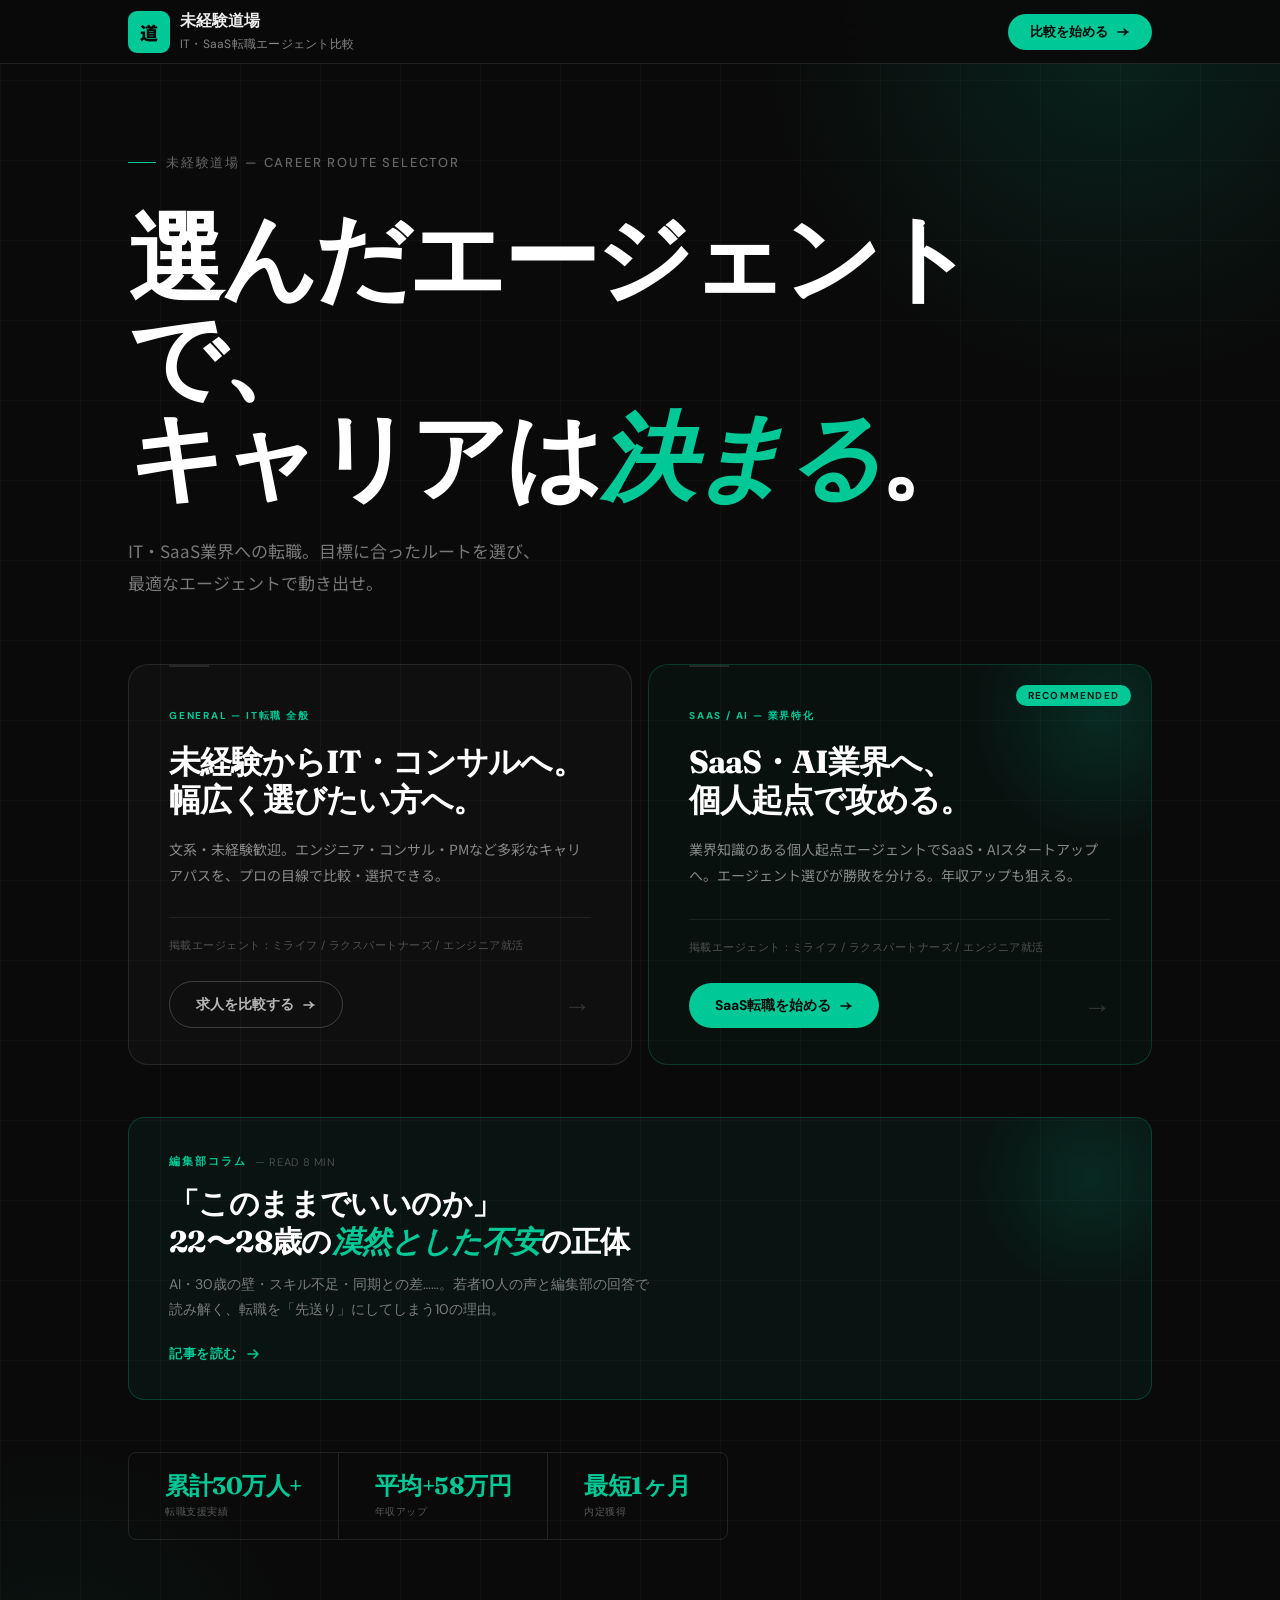
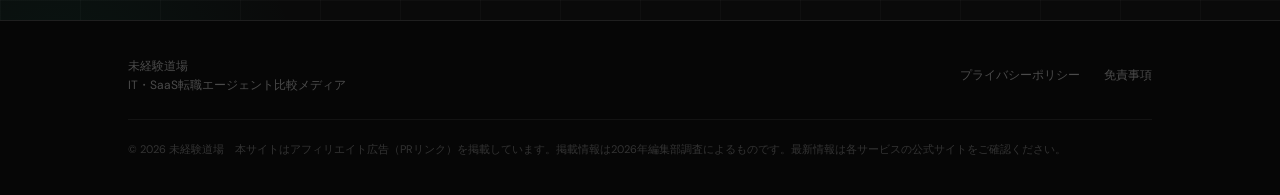
<file: index.html>
<!DOCTYPE html>
<html lang="ja">
<head>
  <!-- Google tag (gtag.js) -->
  <script async src="https://www.googletagmanager.com/gtag/js?id=AW-18146496318"></script>
  <script>
    window.dataLayer = window.dataLayer || [];
    function gtag(){dataLayer.push(arguments);}
    gtag('js', new Date());
    gtag('config', 'AW-18146496318');
  </script>
  <meta charset="UTF-8">
  <meta name="viewport" content="width=device-width, initial-scale=1.0">
  <title>未経験道場｜20代・未経験からIT・SaaS転職エージェント比較</title>
  <meta name="description" content="20代・未経験からIT・SaaS業界への転職を成功させる転職エージェント比較メディア。あなたの目標に合ったルートを選ぼう。登録完全無料。">
  <link rel="preconnect" href="https://fonts.googleapis.com">
  <link rel="preconnect" href="https://fonts.gstatic.com" crossorigin>
  <link href="https://fonts.googleapis.com/css2?family=Fraunces:ital,opsz,wght@0,9..144,300;0,9..144,700;0,9..144,900;1,9..144,300;1,9..144,700&family=DM+Sans:wght@300;400;500;700&family=Noto+Sans+JP:wght@400;500;700&display=swap" rel="stylesheet">
  <!-- Google tag (gtag.js) -->
  <script async src="https://www.googletagmanager.com/gtag/js?id=G-5M4MMZRL4E"></script>
  <script>
    window.dataLayer = window.dataLayer || [];
    function gtag(){dataLayer.push(arguments);}
    gtag('js', new Date());
    gtag('config', 'G-5M4MMZRL4E');
  </script>
  <style>
    :root {
      --black:      #0a0a0a;
      --white:      #ffffff;
      --off-white:  #f7f6f4;
      --green:      #00C896;
      --green-dark: #00a87e;
      --green-dim:  rgba(0,200,150,0.12);
      --mid:        #888;
      --border-d:   rgba(255,255,255,0.1);
      --r: 1120px;
    }
    *, *::before, *::after { box-sizing: border-box; margin: 0; padding: 0; }
    html { scroll-behavior: smooth; font-size: 16px; }
    body {
      font-family: 'Noto Sans JP', sans-serif;
      background: var(--black);
      color: var(--white);
      -webkit-font-smoothing: antialiased;
      overflow-x: hidden;
      min-height: 100vh;
    }
    a { text-decoration: none; color: inherit; }
    img { display: block; max-width: 100%; }

    /* ── HEADER ── */
    #hd {
      position: fixed; top: 0; left: 0; right: 0; z-index: 200;
      height: 64px;
      background: rgba(10,10,10,0.88);
      backdrop-filter: blur(16px);
      -webkit-backdrop-filter: blur(16px);
      border-bottom: 1px solid var(--border-d);
    }
    .hd-inner {
      max-width: var(--r); margin: 0 auto; padding: 0 48px;
      height: 100%; display: flex; align-items: center; justify-content: space-between;
    }
    .hd-logo { display: flex; align-items: center; gap: 10px; }
    .hd-logo-mark {
      width: 42px; height: 42px;
      background: var(--green);
      border: none;
      display: flex; align-items: center; justify-content: center;
      font-family: 'Noto Sans JP', sans-serif;
      font-size: 18px; font-weight: 900;
      color: var(--black);
      border-radius: 9px;
      letter-spacing: -0.03em;
      flex-shrink: 0;
    }
    .hd-logo-text {
      font-family: 'DM Sans', sans-serif;
      font-size: 16px; font-weight: 700;
      color: rgba(255,255,255,0.92); line-height: 1.35;
    }
    .hd-cta {
      display: inline-flex; align-items: center; gap: 8px;
      background: var(--green); color: var(--black);
      font-family: 'DM Sans', sans-serif; font-size: 13px; font-weight: 700;
      padding: 9px 22px; border-radius: 100px;
      transition: background 0.2s;
    }
    .hd-cta:hover { background: var(--green-dark); color: #fff; }
    @media (max-width: 767px) {
      .hd-inner { padding: 0 16px; }
      .hd-logo-text br,
      .hd-logo-text span { display: none; }
      .hd-logo-text { font-size: 14px; }
      .hd-cta { font-size: 11px; padding: 7px 12px; white-space: nowrap; }
    }

    /* ── GATEWAY SECTION ── */
    #gw {
      min-height: 100vh;
      display: flex; align-items: center;
      padding-top: 64px;
      position: relative; overflow: hidden;
    }
    /* grid texture */
    #gw::before {
      content: '';
      position: absolute; inset: 0;
      background-image:
        linear-gradient(rgba(255,255,255,0.022) 1px, transparent 1px),
        linear-gradient(90deg, rgba(255,255,255,0.022) 1px, transparent 1px);
      background-size: 80px 80px;
      pointer-events: none;
    }
    /* glow top-right */
    #gw::after {
      content: '';
      position: absolute; top: -20%; right: -15%;
      width: min(720px, 90vw); height: min(720px, 90vw);
      border-radius: 50%;
      background: radial-gradient(circle, rgba(0,200,150,0.13) 0%, transparent 68%);
      pointer-events: none;
    }
    /* glow bottom-left */
    .gw-glow2 {
      position: absolute; bottom: -20%; left: -15%;
      width: min(500px, 70vw); height: min(500px, 70vw);
      border-radius: 50%;
      background: radial-gradient(circle, rgba(0,200,150,0.06) 0%, transparent 70%);
      pointer-events: none;
    }
    .wrap { max-width: var(--r); margin: 0 auto; padding: 0 48px; }
    @media (max-width: 767px) { .wrap { padding: 0 24px; } }

    .gw-inner {
      position: relative; z-index: 1;
      padding: 80px 0 80px;
      width: 100%;
    }

    /* eyebrow */
    .gw-eyebrow {
      display: inline-flex; align-items: center; gap: 10px;
      margin-bottom: 36px;
    }
    .gw-eyebrow-line { width: 28px; height: 1px; background: var(--green); }
    .gw-eyebrow-text {
      font-family: 'DM Sans', sans-serif;
      font-size: 13px; font-weight: 500; letter-spacing: 0.14em;
      text-transform: uppercase; color: rgba(255,255,255,0.38);
    }

    /* headline */
    .gw-h1 {
      font-family: 'Fraunces', serif;
      font-weight: 700;
      font-size: clamp(44px, 7.5vw, 100px);
      line-height: 1.04;
      letter-spacing: -0.04em;
      margin-bottom: 28px;
      max-width: 900px;
    }
    .gw-h1 em { font-style: italic; color: var(--green); }

    /* sub */
    .gw-sub {
      font-size: clamp(14px, 1.8vw, 17px);
      color: rgba(255,255,255,0.45);
      line-height: 1.9;
      max-width: 520px;
      margin-bottom: 64px;
    }

    /* ── PATH CARDS ── */
    .path-grid {
      display: grid;
      grid-template-columns: 1fr 1fr;
      gap: 16px;
      margin-bottom: 52px;
    }
    .path-card {
      position: relative;
      border: 1px solid rgba(255,255,255,0.1);
      border-radius: 20px;
      padding: 44px 40px 36px;
      display: flex; flex-direction: column; gap: 0;
      background: rgba(255,255,255,0.025);
      color: var(--white);
      overflow: hidden;
      transition: border-color 0.3s ease, background 0.3s ease, transform 0.25s ease, box-shadow 0.3s ease;
      cursor: pointer;
    }
    .path-card:hover {
      border-color: rgba(0,200,150,0.35);
      background: rgba(0,200,150,0.04);
      transform: translateY(-5px);
      box-shadow: 0 24px 64px rgba(0,0,0,0.4), 0 0 0 1px rgba(0,200,150,0.12);
    }
    /* card decoration line */
    .path-card::before {
      content: '';
      position: absolute; top: 0; left: 40px;
      width: 40px; height: 2px;
      background: rgba(255,255,255,0.1);
      transition: background 0.3s, width 0.3s;
    }
    .path-card:hover::before { background: var(--green); width: 60px; }

    /* featured card */
    .path-featured {
      border-color: rgba(0,200,150,0.22);
      background: rgba(0,200,150,0.04);
    }
    .path-featured::after {
      content: '';
      position: absolute; top: -80px; right: -80px;
      width: 260px; height: 260px; border-radius: 50%;
      background: radial-gradient(circle, rgba(0,200,150,0.14), transparent 70%);
      pointer-events: none;
    }
    .path-featured:hover {
      border-color: rgba(0,200,150,0.5);
      background: rgba(0,200,150,0.07);
      box-shadow: 0 24px 64px rgba(0,0,0,0.4), 0 0 0 1px rgba(0,200,150,0.2), 0 0 48px rgba(0,200,150,0.08);
    }

    /* featured badge */
    .path-badge {
      position: absolute; top: 20px; right: 20px;
      background: var(--green); color: var(--black);
      font-family: 'DM Sans', sans-serif;
      font-size: 10px; font-weight: 700; letter-spacing: 0.12em;
      text-transform: uppercase;
      padding: 4px 12px; border-radius: 100px;
    }

    .path-tag {
      font-family: 'DM Sans', sans-serif;
      font-size: 10px; font-weight: 700; letter-spacing: 0.18em;
      text-transform: uppercase;
      color: var(--green);
      margin-bottom: 20px;
    }

    .path-h {
      font-family: 'Fraunces', serif;
      font-size: clamp(22px, 2.8vw, 32px);
      font-weight: 700; letter-spacing: -0.03em; line-height: 1.2;
      margin-bottom: 18px;
    }
    .path-featured .path-h { color: var(--white); }

    .path-desc {
      font-size: 14px; color: rgba(255,255,255,0.5);
      line-height: 1.85; flex: 1;
      margin-bottom: 28px;
    }

    .path-divider {
      border: none; border-top: 1px solid rgba(255,255,255,0.08);
      margin-bottom: 20px;
    }

    .path-agents {
      font-family: 'DM Sans', sans-serif;
      font-size: 11px; color: rgba(255,255,255,0.28);
      letter-spacing: 0.04em; margin-bottom: 28px;
    }

    .path-cta-row { display: flex; align-items: center; justify-content: space-between; }
    .path-btn {
      display: inline-flex; align-items: center; gap: 8px;
      font-family: 'DM Sans', sans-serif;
      font-size: 14px; font-weight: 700;
      background: var(--green); color: var(--black);
      padding: 13px 26px; border-radius: 100px;
      transition: background 0.2s, transform 0.2s;
    }
    .path-btn svg { transition: transform 0.2s; }
    .path-card:hover .path-btn svg { transform: translateX(4px); }
    .path-card:hover .path-btn { background: var(--green-dark); color: #fff; }
    .path-card:not(.path-featured) .path-btn {
      background: transparent; color: rgba(255,255,255,0.7);
      border: 1px solid rgba(255,255,255,0.2);
    }
    .path-card:not(.path-featured):hover .path-btn {
      background: var(--green); color: var(--black); border-color: var(--green);
    }
    .path-arrow {
      font-family: 'Fraunces', serif;
      font-size: 28px; color: rgba(255,255,255,0.15);
      transition: color 0.3s, transform 0.3s;
      line-height: 1;
    }
    .path-card:hover .path-arrow { color: var(--green); transform: translateX(6px); }

    @media (max-width: 900px) {
      .path-grid { grid-template-columns: 1fr; }
      .path-card { padding: 36px 28px 28px; }
    }

    /* ── TRUST ROW ── */
    .trust-row {
      display: flex; gap: 0;
      border: 1px solid var(--border-d);
      border-radius: 8px;
      overflow: hidden;
      width: fit-content;
    }
    .trust-item {
      padding: 20px 36px;
      border-right: 1px solid var(--border-d);
    }
    .trust-item:last-child { border-right: none; }
    .trust-val {
      font-family: 'Fraunces', serif;
      font-size: clamp(18px, 2.2vw, 24px); font-weight: 700;
      color: var(--green); letter-spacing: -0.02em; line-height: 1.1;
    }
    .trust-label {
      font-family: 'DM Sans', sans-serif;
      font-size: 10px; color: rgba(255,255,255,0.32);
      margin-top: 5px; letter-spacing: 0.06em;
    }
    @media (max-width: 767px) {
      .trust-row { width: 100%; }
      .trust-item { flex: 1; padding: 16px 14px; }
    }

    /* ── FOOTER ── */
    footer {
      background: #060606;
      padding: 36px 0;
      border-top: 1px solid var(--border-d);
    }
    .footer-inner {
      display: flex; justify-content: space-between; align-items: center;
      flex-wrap: wrap; gap: 16px;
    }
    .footer-logo {
      font-family: 'DM Sans', sans-serif;
      font-size: 12px; color: rgba(255,255,255,0.28); line-height: 1.6;
    }
    .footer-links { display: flex; gap: 24px; }
    .footer-link {
      font-family: 'DM Sans', sans-serif;
      font-size: 12px; color: rgba(255,255,255,0.28);
      transition: color 0.2s;
    }
    .footer-link:hover { color: var(--white); }
    .footer-copy {
      width: 100%;
      font-family: 'DM Sans', sans-serif;
      font-size: 11px; color: rgba(255,255,255,0.18);
      padding-top: 20px;
      border-top: 1px solid rgba(255,255,255,0.05);
      margin-top: 8px; line-height: 1.7;
    }

    /* ── FADE-IN ── */
    .reveal {
      opacity: 0; transform: translateY(20px);
      transition: opacity 0.6s ease, transform 0.6s ease;
    }
    .reveal.in { opacity: 1; transform: translateY(0); }
    .reveal.d1 { transition-delay: 0.1s; }
    .reveal.d2 { transition-delay: 0.2s; }
    .reveal.d3 { transition-delay: 0.3s; }
    .reveal.d4 { transition-delay: 0.4s; }
  </style>
</head>
<body>

  <!-- HEADER -->
  <header id="hd">
    <div class="hd-inner">
      <a href="/" class="hd-logo">
        <div class="hd-logo-mark">道</div>
        <div class="hd-logo-text">未経験道場<br><span style="opacity:0.55;font-size:12px;font-weight:400;letter-spacing:0.02em">IT・SaaS転職エージェント比較</span></div>
      </a>
      <a href="/general/" class="hd-cta">
        比較を始める
        <svg width="14" height="14" viewBox="0 0 14 14" fill="none"><path d="M2 7h10M8 4l3 3-3 3" stroke="currentColor" stroke-width="1.5" stroke-linecap="round" stroke-linejoin="round"/></svg>
      </a>
    </div>
  </header>

  <!-- GATEWAY -->
  <section id="gw">
    <div class="gw-glow2"></div>
    <div class="wrap">
      <div class="gw-inner">

        <div class="gw-eyebrow reveal">
          <span class="gw-eyebrow-line"></span>
          <span class="gw-eyebrow-text">未経験道場 — Career Route Selector</span>
        </div>

        <h1 class="gw-h1 reveal d1">
          選んだエージェントで、<br>
          キャリアは<em>決まる</em>。
        </h1>

        <p class="gw-sub reveal d2">
          IT・SaaS業界への転職。目標に合ったルートを選び、<br>
          最適なエージェントで動き出せ。
        </p>

        <!-- PATH CARDS -->
        <div class="path-grid reveal d3">

          <!-- General -->
          <a href="/general/" class="path-card" onclick="gtag('event','click',{event_category:'gateway',event_label:'general'})">
            <div class="path-tag">General — IT転職 全般</div>
            <h2 class="path-h">未経験からIT・コンサルへ。<br>幅広く選びたい方へ。</h2>
            <p class="path-desc">
              文系・未経験歓迎。エンジニア・コンサル・PMなど多彩なキャリアパスを、プロの目線で比較・選択できる。
            </p>
            <hr class="path-divider">
            <div class="path-agents">掲載エージェント：ミライフ / ラクスパートナーズ / エンジニア就活</div>
            <div class="path-cta-row">
              <span class="path-btn">
                求人を比較する
                <svg width="14" height="14" viewBox="0 0 14 14" fill="none"><path d="M2 7h10M8 4l3 3-3 3" stroke="currentColor" stroke-width="1.5" stroke-linecap="round" stroke-linejoin="round"/></svg>
              </span>
              <span class="path-arrow">→</span>
            </div>
          </a>

          <!-- SaaS/AI featured -->
          <a href="/saas/" class="path-card path-featured" onclick="gtag('event','click',{event_category:'gateway',event_label:'saas'})">
            <div class="path-badge">RECOMMENDED</div>
            <div class="path-tag">SaaS / AI — 業界特化</div>
            <h2 class="path-h">SaaS・AI業界へ、<br>個人起点で攻める。</h2>
            <p class="path-desc">
              業界知識のある個人起点エージェントでSaaS・AIスタートアップへ。エージェント選びが勝敗を分ける。年収アップも狙える。
            </p>
            <hr class="path-divider">
            <div class="path-agents">掲載エージェント：ミライフ / ラクスパートナーズ / エンジニア就活</div>
            <div class="path-cta-row">
              <span class="path-btn">
                SaaS転職を始める
                <svg width="14" height="14" viewBox="0 0 14 14" fill="none"><path d="M2 7h10M8 4l3 3-3 3" stroke="currentColor" stroke-width="1.5" stroke-linecap="round" stroke-linejoin="round"/></svg>
              </span>
              <span class="path-arrow">→</span>
            </div>
          </a>

        </div>

        <!-- ARTICLE LINK -->
        <div class="reveal d4" style="margin-bottom:52px">
          <a href="/article.html"
             onclick="gtag('event','click',{event_category:'gateway',event_label:'article'})"
             style="display:block;position:relative;overflow:hidden;border:1px solid rgba(0,200,150,0.25);border-radius:16px;background:rgba(0,200,150,0.05);text-decoration:none;padding:36px 40px;transition:border-color .25s,background .25s,transform .2s,box-shadow .25s;"
             onmouseover="this.style.borderColor='rgba(0,200,150,0.5)';this.style.background='rgba(0,200,150,0.09)';this.style.transform='translateY(-3px)';this.style.boxShadow='0 16px 48px rgba(0,200,150,0.1)'"
             onmouseout="this.style.borderColor='rgba(0,200,150,0.25)';this.style.background='rgba(0,200,150,0.05)';this.style.transform='none';this.style.boxShadow='none'">
            <!-- glow -->
            <div style="pointer-events:none;position:absolute;top:-60px;right:-60px;width:240px;height:240px;border-radius:50%;background:radial-gradient(circle,rgba(0,200,150,0.12) 0%,transparent 70%)"></div>
            <!-- eyebrow -->
            <div style="display:flex;align-items:center;gap:8px;margin-bottom:16px">
              <span style="font-family:'DM Sans',sans-serif;font-size:11px;font-weight:700;letter-spacing:.18em;text-transform:uppercase;color:var(--green)">編集部コラム</span>
              <span style="font-family:'DM Sans',sans-serif;font-size:11px;color:rgba(255,255,255,0.25);letter-spacing:.06em">— READ 8 MIN</span>
            </div>
            <!-- title -->
            <div style="font-family:'Fraunces',serif;font-size:clamp(20px,3vw,30px);font-weight:700;line-height:1.25;letter-spacing:-0.02em;color:#fff;margin-bottom:12px">
              「このままでいいのか」<br>
              22〜28歳の<span style="font-style:italic;color:var(--green)">漠然とした不安</span>の正体
            </div>
            <!-- desc -->
            <p style="font-family:'DM Sans',sans-serif;font-size:14px;color:rgba(255,255,255,0.45);line-height:1.75;margin-bottom:24px;max-width:480px">
              AI・30歳の壁・スキル不足・同期との差……。若者10人の声と編集部の回答で読み解く、転職を「先送り」にしてしまう10の理由。
            </p>
            <!-- cta row -->
            <div style="display:flex;align-items:center;gap:10px">
              <span style="display:inline-flex;align-items:center;gap:8px;font-family:'DM Sans',sans-serif;font-size:13px;font-weight:700;color:var(--green);letter-spacing:.04em">
                記事を読む
                <svg width="16" height="16" viewBox="0 0 16 16" fill="none"><path d="M3 8h10M9 4l4 4-4 4" stroke="currentColor" stroke-width="1.5" stroke-linecap="round" stroke-linejoin="round"/></svg>
              </span>
            </div>
          </a>
        </div>

        <!-- TRUST STATS -->
        <div class="trust-row reveal d4">
          <div class="trust-item">
            <div class="trust-val">累計30万人+</div>
            <div class="trust-label">転職支援実績</div>
          </div>
          <div class="trust-item">
            <div class="trust-val">平均+58万円</div>
            <div class="trust-label">年収アップ</div>
          </div>
          <div class="trust-item">
            <div class="trust-val">最短1ヶ月</div>
            <div class="trust-label">内定獲得</div>
          </div>
        </div>

      </div>
    </div>
  </section>

  <!-- FOOTER -->
  <footer>
    <div class="wrap">
      <div class="footer-inner">
        <div class="footer-logo">
          未経験道場<br>IT・SaaS転職エージェント比較メディア
        </div>
        <nav class="footer-links">
          <a href="/privacy.html" class="footer-link">プライバシーポリシー</a>
          <a href="/disclaimer.html" class="footer-link">免責事項</a>
        </nav>
        <div class="footer-copy">
          © 2026 未経験道場　本サイトはアフィリエイト広告（PRリンク）を掲載しています。掲載情報は2026年編集部調査によるものです。最新情報は各サービスの公式サイトをご確認ください。
        </div>
      </div>
    </div>
  </footer>

  <script>
    (function() {
      var els = document.querySelectorAll('.reveal');
      var obs = new IntersectionObserver(function(entries) {
        entries.forEach(function(e) {
          if (e.isIntersecting) { e.target.classList.add('in'); obs.unobserve(e.target); }
        });
      }, { threshold: 0.05 });
      els.forEach(function(el) { obs.observe(el); });
    })();
  </script>

<!-- A8.net メディアタグ -->
<script src="//statics.a8.net/a8link/a8media-ad.js"></script>
</body>
</html>
</file>
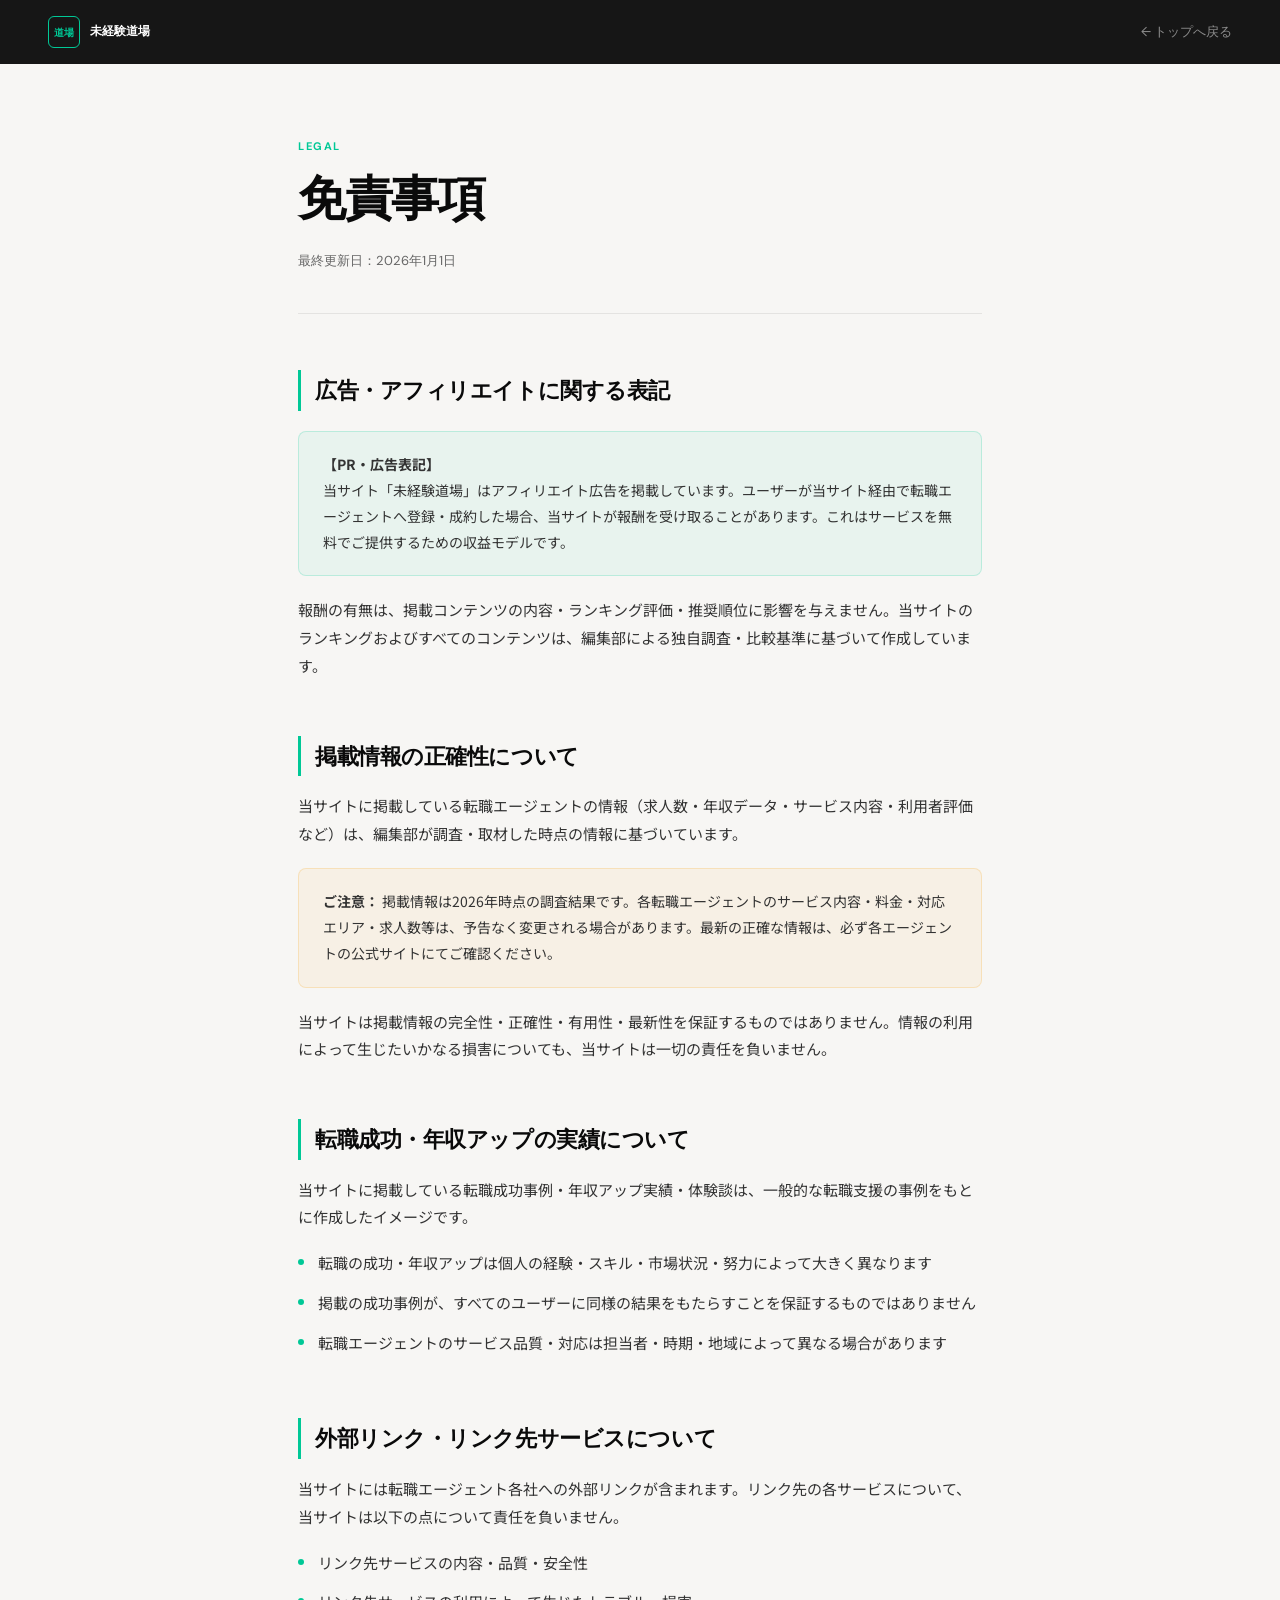
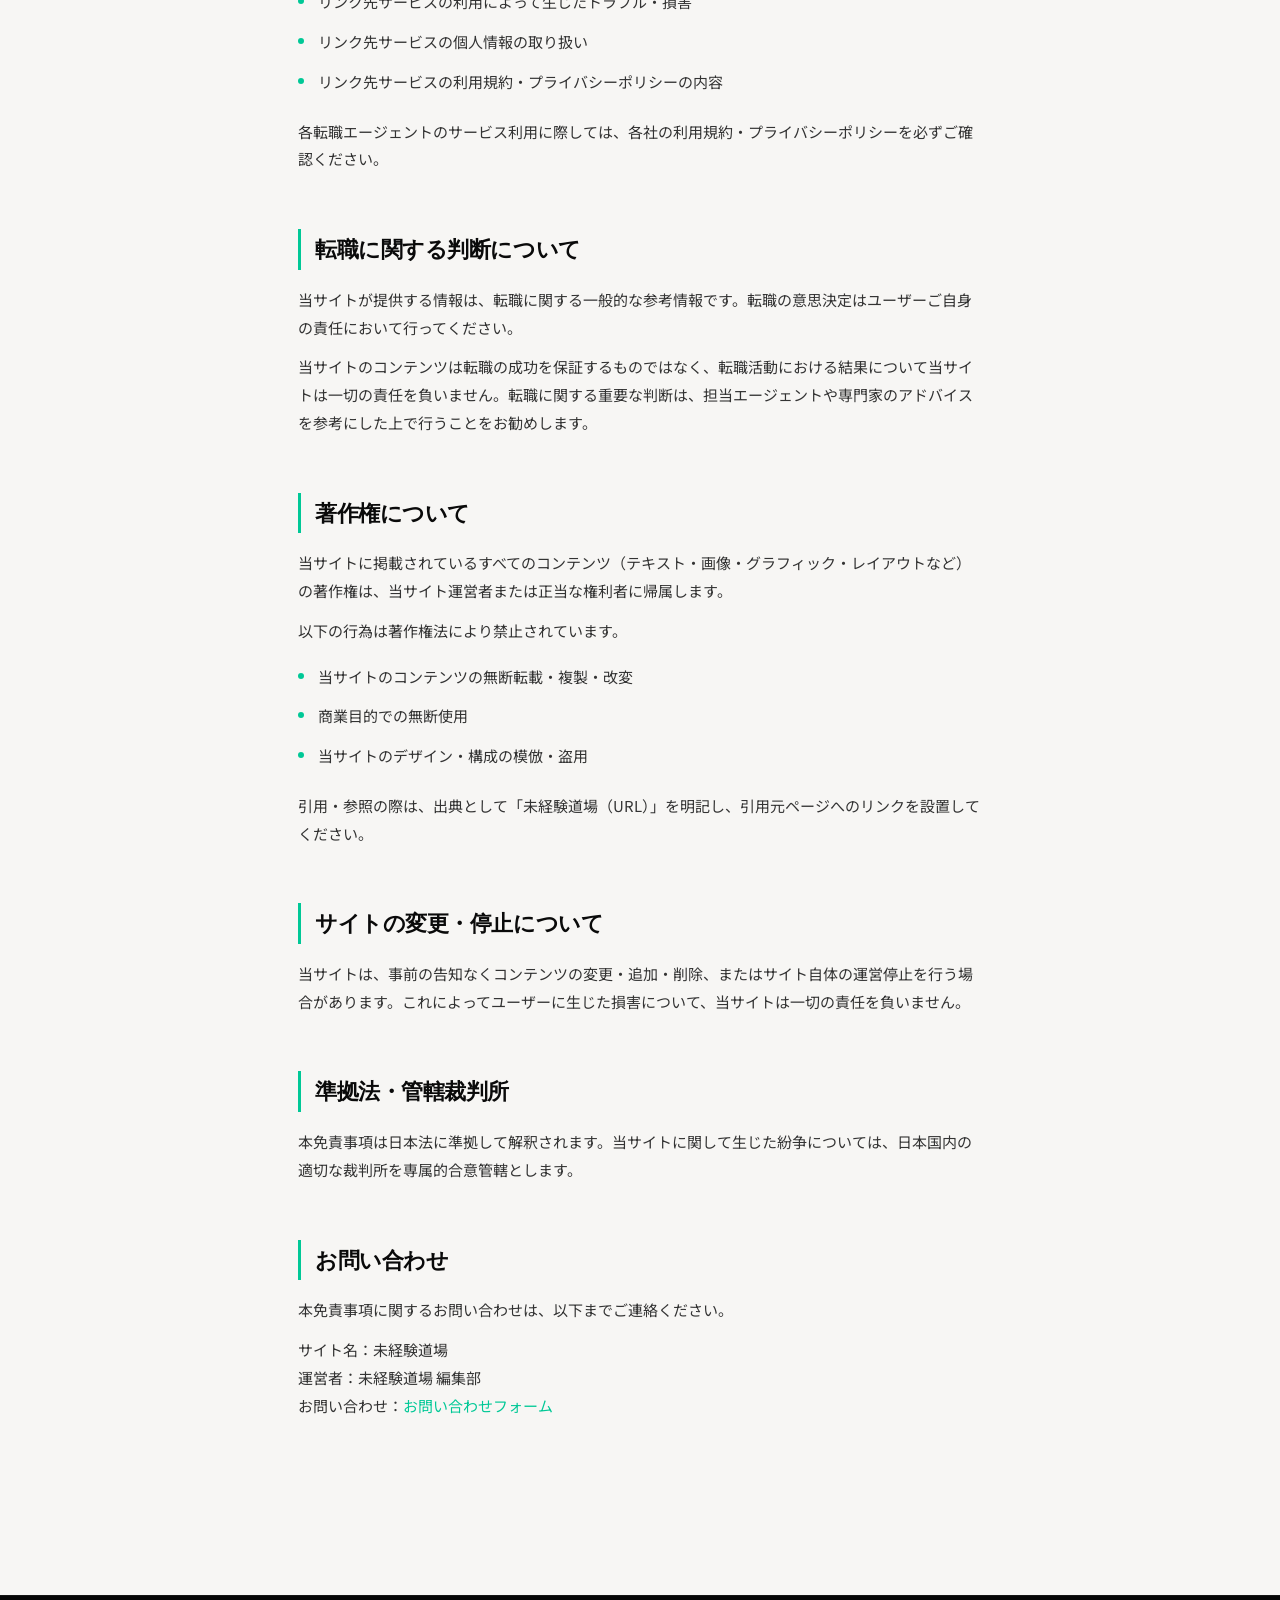
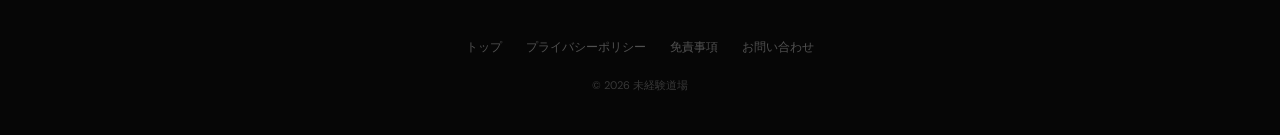
<file: disclaimer.html>
<!DOCTYPE html>
<html lang="ja">
<head>
  <!-- Google tag (gtag.js) -->
  <script async src="https://www.googletagmanager.com/gtag/js?id=AW-18146496318"></script>
  <script>
    window.dataLayer = window.dataLayer || [];
    function gtag(){dataLayer.push(arguments);}
    gtag('js', new Date());
    gtag('config', 'AW-18146496318');
  </script>
  <meta charset="UTF-8">
  <meta name="viewport" content="width=device-width, initial-scale=1.0">
  <title>免責事項｜未経験道場</title>
  <meta name="description" content="未経験道場の免責事項ページです。掲載情報の正確性・アフィリエイトリンク・著作権に関してご説明しています。">
  <meta name="robots" content="noindex,nofollow">
  <link rel="preconnect" href="https://fonts.googleapis.com">
  <link rel="preconnect" href="https://fonts.gstatic.com" crossorigin>
  <link href="https://fonts.googleapis.com/css2?family=Fraunces:ital,opsz,wght@0,9..144,700;1,9..144,700&family=DM+Sans:wght@400;500;700&family=Noto+Sans+JP:wght@400;500;700&display=swap" rel="stylesheet">
  <style>
    *, *::before, *::after { box-sizing: border-box; margin: 0; padding: 0; }
    :root {
      --black: #0a0a0a;
      --off-white: #f7f6f4;
      --green: #00C896;
      --mid: #666;
      --border: rgba(0,0,0,0.08);
    }
    body {
      font-family: 'Noto Sans JP', sans-serif;
      background: var(--off-white);
      color: var(--black);
      -webkit-font-smoothing: antialiased;
      line-height: 1.85;
      font-size: 15px;
    }
    a { color: var(--green); text-decoration: none; }
    a:hover { text-decoration: underline; }

    /* Header */
    .site-header {
      background: rgba(10,10,10,0.95);
      backdrop-filter: blur(12px);
      padding: 0 48px;
      height: 64px;
      display: flex; align-items: center; justify-content: space-between;
      position: sticky; top: 0; z-index: 100;
    }
    .site-logo {
      display: flex; align-items: center; gap: 10px;
      text-decoration: none;
    }
    .logo-mark {
      width: 32px; height: 32px;
      border: 1.5px solid var(--green);
      display: flex; align-items: center; justify-content: center;
      font-family: 'Fraunces', serif;
      font-size: 10px; font-weight: 900; line-height: 1.1;
      color: var(--green); border-radius: 6px;
      letter-spacing: 0;
    }
    .logo-text {
      font-family: 'DM Sans', sans-serif;
      font-size: 12px; font-weight: 700;
      color: #fff; line-height: 1.3;
    }
    .header-back {
      font-family: 'DM Sans', sans-serif;
      font-size: 13px; color: rgba(255,255,255,0.5);
      text-decoration: none;
      transition: color 0.2s;
    }
    .header-back:hover { color: #fff; }
    @media (max-width: 767px) { .site-header { padding: 0 20px; } }

    /* Page layout */
    .page-wrap {
      max-width: 780px;
      margin: 0 auto;
      padding: 72px 48px 120px;
    }
    @media (max-width: 767px) { .page-wrap { padding: 48px 24px 80px; } }

    .page-label {
      font-family: 'DM Sans', sans-serif;
      font-size: 11px; font-weight: 700;
      letter-spacing: 0.14em; text-transform: uppercase;
      color: var(--green);
      margin-bottom: 16px;
    }
    .page-h1 {
      font-family: 'Fraunces', serif;
      font-size: clamp(32px, 5vw, 48px);
      font-weight: 700;
      letter-spacing: -0.03em;
      line-height: 1.1;
      margin-bottom: 24px;
    }
    .page-updated {
      font-family: 'DM Sans', sans-serif;
      font-size: 13px; color: var(--mid);
      padding-bottom: 40px;
      border-bottom: 1px solid var(--border);
      margin-bottom: 56px;
    }

    .policy-section {
      margin-bottom: 56px;
    }
    .policy-section h2 {
      font-family: 'Fraunces', serif;
      font-size: 22px; font-weight: 700;
      letter-spacing: -0.02em;
      margin-bottom: 16px;
      padding-left: 14px;
      border-left: 3px solid var(--green);
    }
    .policy-section h3 {
      font-size: 15px; font-weight: 700;
      margin: 20px 0 8px;
    }
    .policy-section p {
      margin-bottom: 12px;
      color: #333;
    }
    .policy-section ul {
      list-style: none;
      margin: 8px 0 16px;
    }
    .policy-section ul li {
      padding: 6px 0 6px 20px;
      position: relative;
      color: #333;
    }
    .policy-section ul li::before {
      content: '';
      position: absolute; left: 0; top: 16px;
      width: 6px; height: 6px;
      background: var(--green); border-radius: 50%;
    }
    .notice-box {
      background: rgba(0,200,150,0.06);
      border: 1px solid rgba(0,200,150,0.2);
      border-radius: 8px;
      padding: 20px 24px;
      margin: 20px 0;
      font-size: 14px;
      color: #333;
    }
    .warning-box {
      background: rgba(245,158,11,0.06);
      border: 1px solid rgba(245,158,11,0.2);
      border-radius: 8px;
      padding: 20px 24px;
      margin: 20px 0;
      font-size: 14px;
      color: #333;
    }

    .page-footer {
      background: #060606;
      padding: 40px 48px;
      text-align: center;
      border-top: 1px solid rgba(255,255,255,0.06);
    }
    .page-footer-links {
      display: flex; justify-content: center; gap: 24px; flex-wrap: wrap;
      margin-bottom: 16px;
    }
    .page-footer-links a {
      font-family: 'DM Sans', sans-serif;
      font-size: 12px; color: rgba(255,255,255,0.3);
      transition: color 0.2s;
    }
    .page-footer-links a:hover { color: #fff; }
    .page-footer-copy {
      font-family: 'DM Sans', sans-serif;
      font-size: 11px; color: rgba(255,255,255,0.2);
    }
    @media (max-width: 767px) { .page-footer { padding: 32px 24px; } }
  </style>
</head>
<body>

  <header class="site-header">
    <a href="index.html" class="site-logo">
      <div class="logo-mark">道場</div>
      <div class="logo-text">未経験道場</div>
    </a>
    <a href="index.html" class="header-back">← トップへ戻る</a>
  </header>

  <main class="page-wrap">
    <p class="page-label">Legal</p>
    <h1 class="page-h1">免責事項</h1>
    <p class="page-updated">最終更新日：2026年1月1日</p>

    <div class="policy-section">
      <h2>広告・アフィリエイトに関する表記</h2>
      <div class="notice-box">
        <strong>【PR・広告表記】</strong><br>
        当サイト「未経験道場」はアフィリエイト広告を掲載しています。ユーザーが当サイト経由で転職エージェントへ登録・成約した場合、当サイトが報酬を受け取ることがあります。これはサービスを無料でご提供するための収益モデルです。
      </div>
      <p>報酬の有無は、掲載コンテンツの内容・ランキング評価・推奨順位に影響を与えません。当サイトのランキングおよびすべてのコンテンツは、編集部による独自調査・比較基準に基づいて作成しています。</p>
    </div>

    <div class="policy-section">
      <h2>掲載情報の正確性について</h2>
      <p>当サイトに掲載している転職エージェントの情報（求人数・年収データ・サービス内容・利用者評価など）は、編集部が調査・取材した時点の情報に基づいています。</p>
      <div class="warning-box">
        <strong>ご注意：</strong> 掲載情報は2026年時点の調査結果です。各転職エージェントのサービス内容・料金・対応エリア・求人数等は、予告なく変更される場合があります。最新の正確な情報は、必ず各エージェントの公式サイトにてご確認ください。
      </div>
      <p>当サイトは掲載情報の完全性・正確性・有用性・最新性を保証するものではありません。情報の利用によって生じたいかなる損害についても、当サイトは一切の責任を負いません。</p>
    </div>

    <div class="policy-section">
      <h2>転職成功・年収アップの実績について</h2>
      <p>当サイトに掲載している転職成功事例・年収アップ実績・体験談は、一般的な転職支援の事例をもとに作成したイメージです。</p>
      <ul>
        <li>転職の成功・年収アップは個人の経験・スキル・市場状況・努力によって大きく異なります</li>
        <li>掲載の成功事例が、すべてのユーザーに同様の結果をもたらすことを保証するものではありません</li>
        <li>転職エージェントのサービス品質・対応は担当者・時期・地域によって異なる場合があります</li>
      </ul>
    </div>

    <div class="policy-section">
      <h2>外部リンク・リンク先サービスについて</h2>
      <p>当サイトには転職エージェント各社への外部リンクが含まれます。リンク先の各サービスについて、当サイトは以下の点について責任を負いません。</p>
      <ul>
        <li>リンク先サービスの内容・品質・安全性</li>
        <li>リンク先サービスの利用によって生じたトラブル・損害</li>
        <li>リンク先サービスの個人情報の取り扱い</li>
        <li>リンク先サービスの利用規約・プライバシーポリシーの内容</li>
      </ul>
      <p>各転職エージェントのサービス利用に際しては、各社の利用規約・プライバシーポリシーを必ずご確認ください。</p>
    </div>

    <div class="policy-section">
      <h2>転職に関する判断について</h2>
      <p>当サイトが提供する情報は、転職に関する一般的な参考情報です。転職の意思決定はユーザーご自身の責任において行ってください。</p>
      <p>当サイトのコンテンツは転職の成功を保証するものではなく、転職活動における結果について当サイトは一切の責任を負いません。転職に関する重要な判断は、担当エージェントや専門家のアドバイスを参考にした上で行うことをお勧めします。</p>
    </div>

    <div class="policy-section">
      <h2>著作権について</h2>
      <p>当サイトに掲載されているすべてのコンテンツ（テキスト・画像・グラフィック・レイアウトなど）の著作権は、当サイト運営者または正当な権利者に帰属します。</p>
      <p>以下の行為は著作権法により禁止されています。</p>
      <ul>
        <li>当サイトのコンテンツの無断転載・複製・改変</li>
        <li>商業目的での無断使用</li>
        <li>当サイトのデザイン・構成の模倣・盗用</li>
      </ul>
      <p>引用・参照の際は、出典として「未経験道場（URL）」を明記し、引用元ページへのリンクを設置してください。</p>
    </div>

    <div class="policy-section">
      <h2>サイトの変更・停止について</h2>
      <p>当サイトは、事前の告知なくコンテンツの変更・追加・削除、またはサイト自体の運営停止を行う場合があります。これによってユーザーに生じた損害について、当サイトは一切の責任を負いません。</p>
    </div>

    <div class="policy-section">
      <h2>準拠法・管轄裁判所</h2>
      <p>本免責事項は日本法に準拠して解釈されます。当サイトに関して生じた紛争については、日本国内の適切な裁判所を専属的合意管轄とします。</p>
    </div>

    <div class="policy-section">
      <h2>お問い合わせ</h2>
      <p>本免責事項に関するお問い合わせは、以下までご連絡ください。</p>
      <p>
        サイト名：未経験道場<br>
        運営者：未経験道場 編集部<br>
        お問い合わせ：<a href="contact.html">お問い合わせフォーム</a>
      </p>
    </div>

  </main>

  <footer class="page-footer">
    <nav class="page-footer-links">
      <a href="index.html">トップ</a>
      <a href="privacy.html">プライバシーポリシー</a>
      <a href="disclaimer.html">免責事項</a>
      <a href="contact.html">お問い合わせ</a>
    </nav>
    <p class="page-footer-copy">© 2026 未経験道場</p>
  </footer>

</body>
</html>
</file>
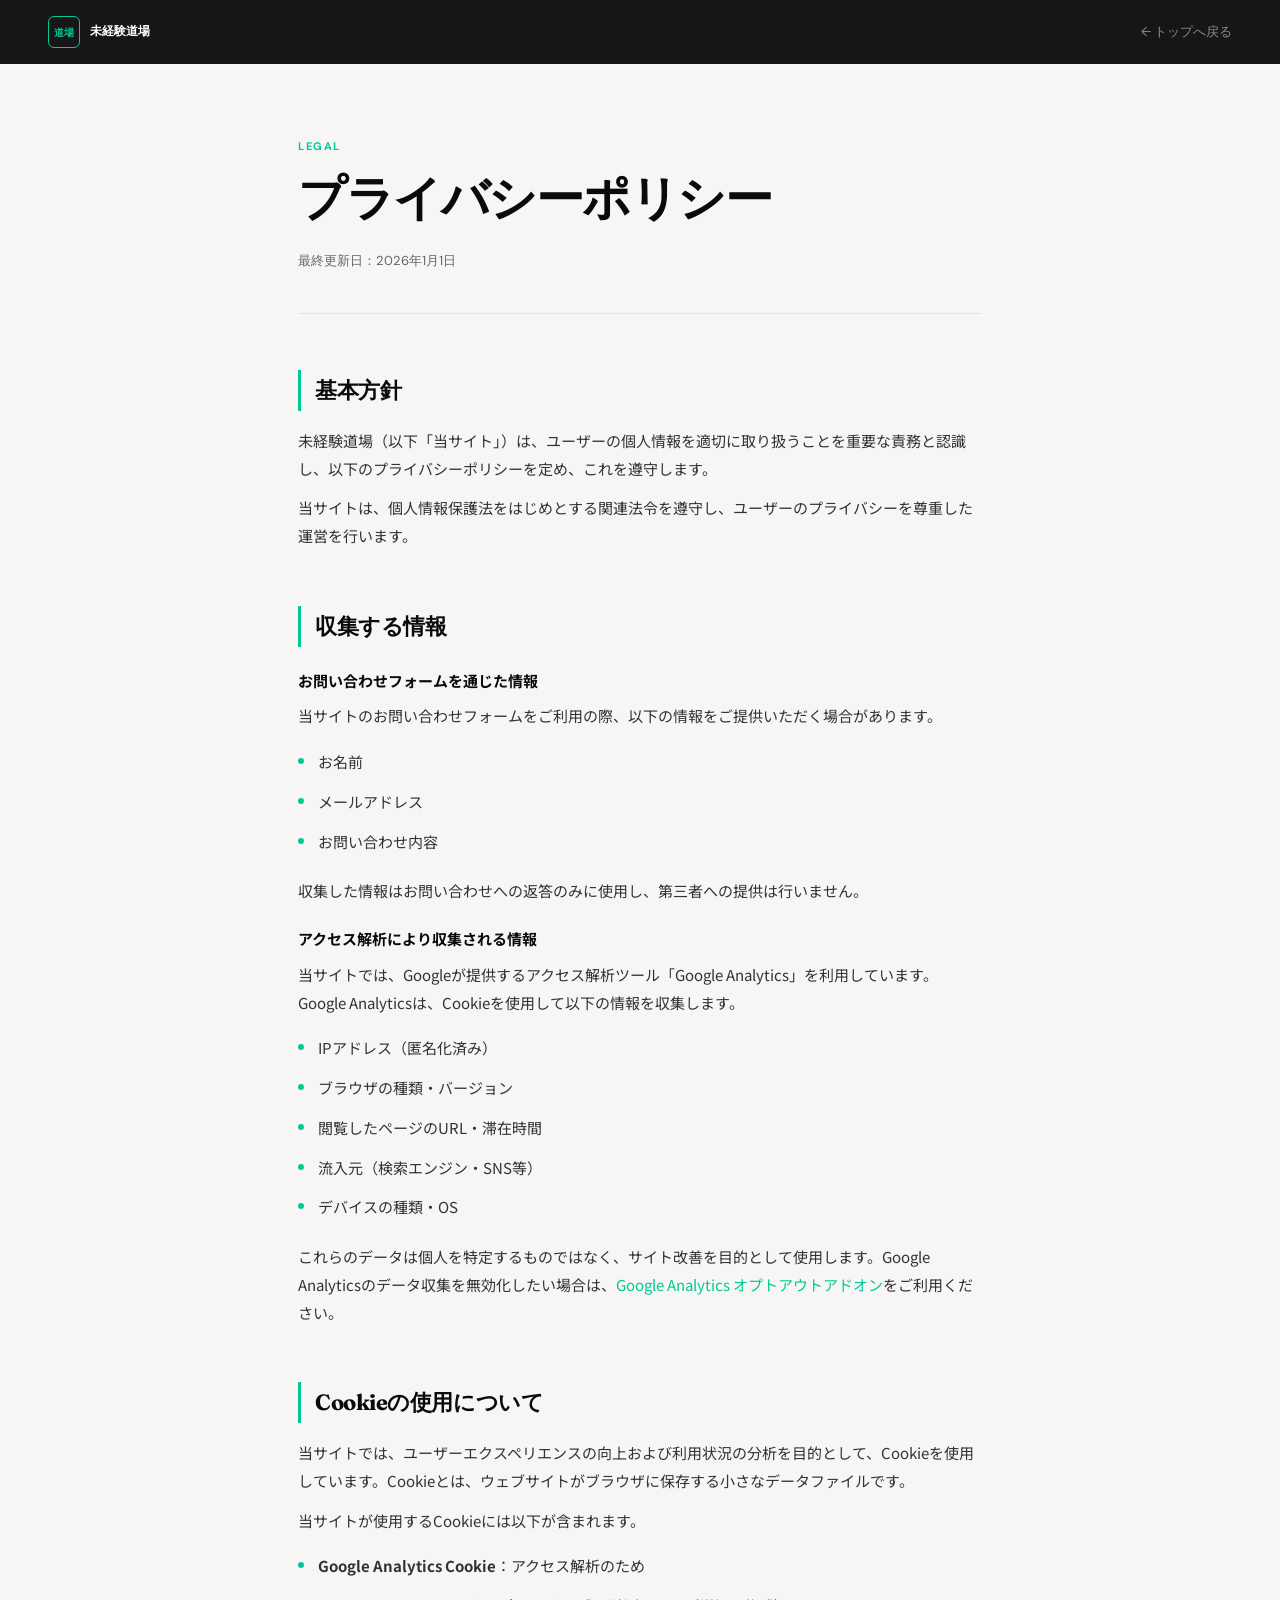
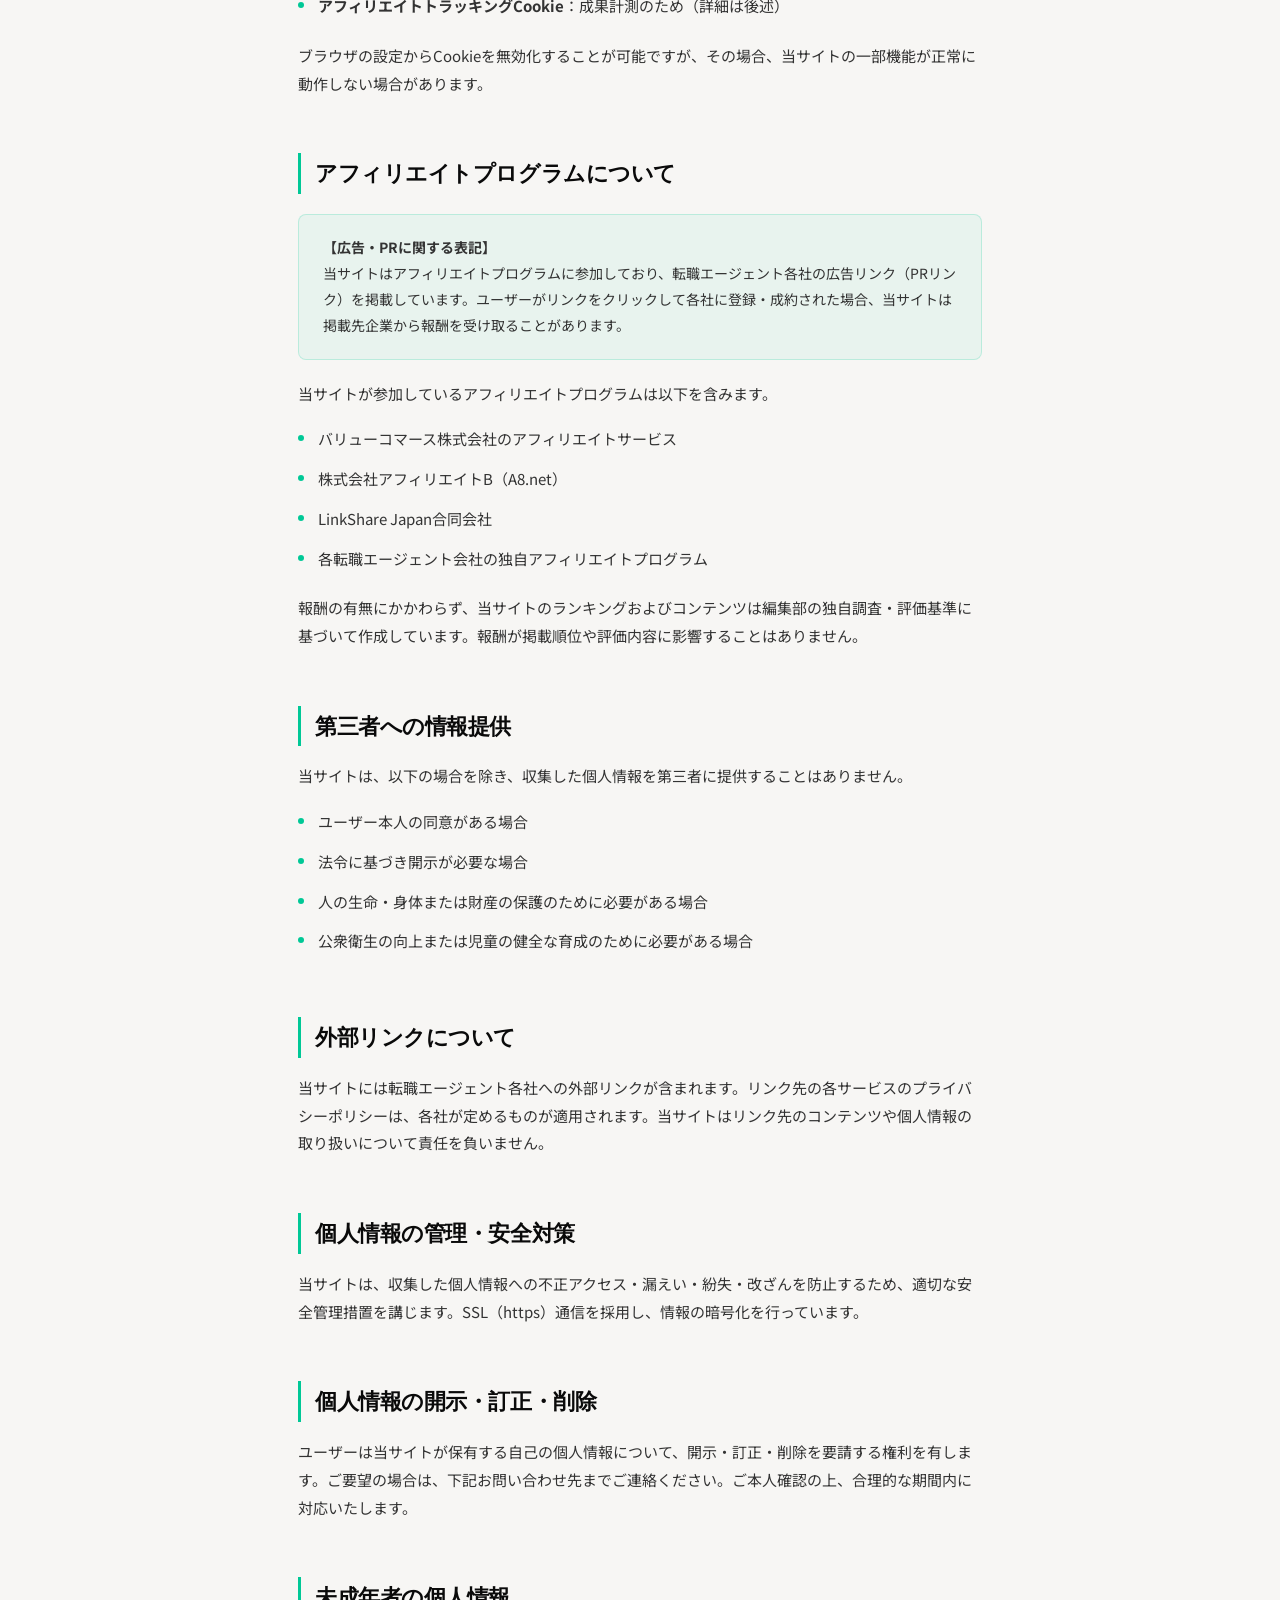
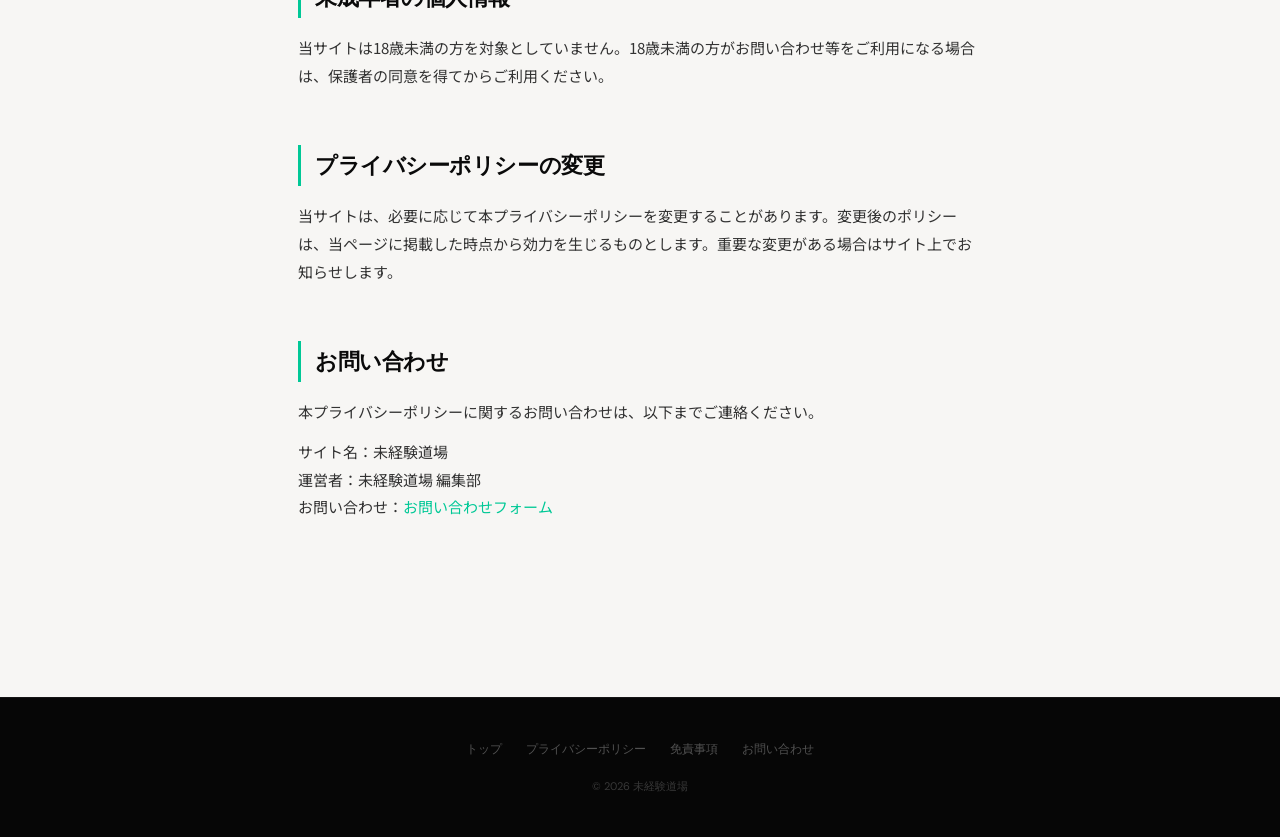
<file: privacy.html>
<!DOCTYPE html>
<html lang="ja">
<head>
  <!-- Google tag (gtag.js) -->
  <script async src="https://www.googletagmanager.com/gtag/js?id=AW-18146496318"></script>
  <script>
    window.dataLayer = window.dataLayer || [];
    function gtag(){dataLayer.push(arguments);}
    gtag('js', new Date());
    gtag('config', 'AW-18146496318');
  </script>
  <meta charset="UTF-8">
  <meta name="viewport" content="width=device-width, initial-scale=1.0">
  <title>プライバシーポリシー｜未経験道場</title>
  <meta name="description" content="未経験道場のプライバシーポリシーページです。個人情報の取り扱い・Cookieの使用・アフィリエイトについて説明しています。">
  <meta name="robots" content="noindex,nofollow">
  <link rel="preconnect" href="https://fonts.googleapis.com">
  <link rel="preconnect" href="https://fonts.gstatic.com" crossorigin>
  <link href="https://fonts.googleapis.com/css2?family=Fraunces:ital,opsz,wght@0,9..144,700;1,9..144,700&family=DM+Sans:wght@400;500;700&family=Noto+Sans+JP:wght@400;500;700&display=swap" rel="stylesheet">
  <style>
    *, *::before, *::after { box-sizing: border-box; margin: 0; padding: 0; }
    :root {
      --black: #0a0a0a;
      --off-white: #f7f6f4;
      --green: #00C896;
      --mid: #666;
      --border: rgba(0,0,0,0.08);
    }
    body {
      font-family: 'Noto Sans JP', sans-serif;
      background: var(--off-white);
      color: var(--black);
      -webkit-font-smoothing: antialiased;
      line-height: 1.85;
      font-size: 15px;
    }
    a { color: var(--green); text-decoration: none; }
    a:hover { text-decoration: underline; }

    /* Header */
    .site-header {
      background: rgba(10,10,10,0.95);
      backdrop-filter: blur(12px);
      padding: 0 48px;
      height: 64px;
      display: flex; align-items: center; justify-content: space-between;
      position: sticky; top: 0; z-index: 100;
    }
    .site-logo {
      display: flex; align-items: center; gap: 10px;
      text-decoration: none;
    }
    .logo-mark {
      width: 32px; height: 32px;
      border: 1.5px solid var(--green);
      display: flex; align-items: center; justify-content: center;
      font-family: 'Fraunces', serif;
      font-size: 10px; font-weight: 900; line-height: 1.1;
      color: var(--green); border-radius: 6px;
      letter-spacing: 0;
    }
    .logo-text {
      font-family: 'DM Sans', sans-serif;
      font-size: 12px; font-weight: 700;
      color: #fff; line-height: 1.3;
    }
    .header-back {
      font-family: 'DM Sans', sans-serif;
      font-size: 13px; color: rgba(255,255,255,0.5);
      text-decoration: none;
      transition: color 0.2s;
    }
    .header-back:hover { color: #fff; }
    @media (max-width: 767px) {
      .site-header { padding: 0 20px; }
    }

    /* Page layout */
    .page-wrap {
      max-width: 780px;
      margin: 0 auto;
      padding: 72px 48px 120px;
    }
    @media (max-width: 767px) { .page-wrap { padding: 48px 24px 80px; } }

    /* Page header */
    .page-label {
      font-family: 'DM Sans', sans-serif;
      font-size: 11px; font-weight: 700;
      letter-spacing: 0.14em; text-transform: uppercase;
      color: var(--green);
      margin-bottom: 16px;
    }
    .page-h1 {
      font-family: 'Fraunces', serif;
      font-size: clamp(32px, 5vw, 48px);
      font-weight: 700;
      letter-spacing: -0.03em;
      line-height: 1.1;
      margin-bottom: 24px;
    }
    .page-updated {
      font-family: 'DM Sans', sans-serif;
      font-size: 13px; color: var(--mid);
      padding-bottom: 40px;
      border-bottom: 1px solid var(--border);
      margin-bottom: 56px;
    }

    /* Article */
    .policy-section {
      margin-bottom: 56px;
    }
    .policy-section h2 {
      font-family: 'Fraunces', serif;
      font-size: 22px; font-weight: 700;
      letter-spacing: -0.02em;
      margin-bottom: 16px;
      padding-left: 14px;
      border-left: 3px solid var(--green);
    }
    .policy-section h3 {
      font-size: 15px; font-weight: 700;
      margin: 20px 0 8px;
    }
    .policy-section p {
      margin-bottom: 12px;
      color: #333;
    }
    .policy-section ul {
      list-style: none;
      margin: 8px 0 16px;
    }
    .policy-section ul li {
      padding: 6px 0 6px 20px;
      position: relative;
      color: #333;
    }
    .policy-section ul li::before {
      content: '';
      position: absolute; left: 0; top: 16px;
      width: 6px; height: 6px;
      background: var(--green); border-radius: 50%;
    }
    .notice-box {
      background: rgba(0,200,150,0.06);
      border: 1px solid rgba(0,200,150,0.2);
      border-radius: 8px;
      padding: 20px 24px;
      margin: 20px 0;
      font-size: 14px;
      color: #333;
    }

    /* Footer */
    .page-footer {
      background: #060606;
      padding: 40px 48px;
      text-align: center;
      border-top: 1px solid rgba(255,255,255,0.06);
    }
    .page-footer-links {
      display: flex; justify-content: center; gap: 24px; flex-wrap: wrap;
      margin-bottom: 16px;
    }
    .page-footer-links a {
      font-family: 'DM Sans', sans-serif;
      font-size: 12px; color: rgba(255,255,255,0.3);
      transition: color 0.2s;
    }
    .page-footer-links a:hover { color: #fff; }
    .page-footer-copy {
      font-family: 'DM Sans', sans-serif;
      font-size: 11px; color: rgba(255,255,255,0.2);
    }
    @media (max-width: 767px) { .page-footer { padding: 32px 24px; } }
  </style>
</head>
<body>

  <header class="site-header">
    <a href="index.html" class="site-logo">
      <div class="logo-mark">道場</div>
      <div class="logo-text">未経験道場</div>
    </a>
    <a href="index.html" class="header-back">← トップへ戻る</a>
  </header>

  <main class="page-wrap">
    <p class="page-label">Legal</p>
    <h1 class="page-h1">プライバシーポリシー</h1>
    <p class="page-updated">最終更新日：2026年1月1日</p>

    <div class="policy-section">
      <h2>基本方針</h2>
      <p>未経験道場（以下「当サイト」）は、ユーザーの個人情報を適切に取り扱うことを重要な責務と認識し、以下のプライバシーポリシーを定め、これを遵守します。</p>
      <p>当サイトは、個人情報保護法をはじめとする関連法令を遵守し、ユーザーのプライバシーを尊重した運営を行います。</p>
    </div>

    <div class="policy-section">
      <h2>収集する情報</h2>
      <h3>お問い合わせフォームを通じた情報</h3>
      <p>当サイトのお問い合わせフォームをご利用の際、以下の情報をご提供いただく場合があります。</p>
      <ul>
        <li>お名前</li>
        <li>メールアドレス</li>
        <li>お問い合わせ内容</li>
      </ul>
      <p>収集した情報はお問い合わせへの返答のみに使用し、第三者への提供は行いません。</p>

      <h3>アクセス解析により収集される情報</h3>
      <p>当サイトでは、Googleが提供するアクセス解析ツール「Google Analytics」を利用しています。Google Analyticsは、Cookieを使用して以下の情報を収集します。</p>
      <ul>
        <li>IPアドレス（匿名化済み）</li>
        <li>ブラウザの種類・バージョン</li>
        <li>閲覧したページのURL・滞在時間</li>
        <li>流入元（検索エンジン・SNS等）</li>
        <li>デバイスの種類・OS</li>
      </ul>
      <p>これらのデータは個人を特定するものではなく、サイト改善を目的として使用します。Google Analyticsのデータ収集を無効化したい場合は、<a href="https://tools.google.com/dlpage/gaoptout" target="_blank" rel="noopener">Google Analytics オプトアウトアドオン</a>をご利用ください。</p>
    </div>

    <div class="policy-section">
      <h2>Cookieの使用について</h2>
      <p>当サイトでは、ユーザーエクスペリエンスの向上および利用状況の分析を目的として、Cookieを使用しています。Cookieとは、ウェブサイトがブラウザに保存する小さなデータファイルです。</p>
      <p>当サイトが使用するCookieには以下が含まれます。</p>
      <ul>
        <li><strong>Google Analytics Cookie</strong>：アクセス解析のため</li>
        <li><strong>アフィリエイトトラッキングCookie</strong>：成果計測のため（詳細は後述）</li>
      </ul>
      <p>ブラウザの設定からCookieを無効化することが可能ですが、その場合、当サイトの一部機能が正常に動作しない場合があります。</p>
    </div>

    <div class="policy-section">
      <h2>アフィリエイトプログラムについて</h2>
      <div class="notice-box">
        <strong>【広告・PRに関する表記】</strong><br>
        当サイトはアフィリエイトプログラムに参加しており、転職エージェント各社の広告リンク（PRリンク）を掲載しています。ユーザーがリンクをクリックして各社に登録・成約された場合、当サイトは掲載先企業から報酬を受け取ることがあります。
      </div>
      <p>当サイトが参加しているアフィリエイトプログラムは以下を含みます。</p>
      <ul>
        <li>バリューコマース株式会社のアフィリエイトサービス</li>
        <li>株式会社アフィリエイトB（A8.net）</li>
        <li>LinkShare Japan合同会社</li>
        <li>各転職エージェント会社の独自アフィリエイトプログラム</li>
      </ul>
      <p>報酬の有無にかかわらず、当サイトのランキングおよびコンテンツは編集部の独自調査・評価基準に基づいて作成しています。報酬が掲載順位や評価内容に影響することはありません。</p>
    </div>

    <div class="policy-section">
      <h2>第三者への情報提供</h2>
      <p>当サイトは、以下の場合を除き、収集した個人情報を第三者に提供することはありません。</p>
      <ul>
        <li>ユーザー本人の同意がある場合</li>
        <li>法令に基づき開示が必要な場合</li>
        <li>人の生命・身体または財産の保護のために必要がある場合</li>
        <li>公衆衛生の向上または児童の健全な育成のために必要がある場合</li>
      </ul>
    </div>

    <div class="policy-section">
      <h2>外部リンクについて</h2>
      <p>当サイトには転職エージェント各社への外部リンクが含まれます。リンク先の各サービスのプライバシーポリシーは、各社が定めるものが適用されます。当サイトはリンク先のコンテンツや個人情報の取り扱いについて責任を負いません。</p>
    </div>

    <div class="policy-section">
      <h2>個人情報の管理・安全対策</h2>
      <p>当サイトは、収集した個人情報への不正アクセス・漏えい・紛失・改ざんを防止するため、適切な安全管理措置を講じます。SSL（https）通信を採用し、情報の暗号化を行っています。</p>
    </div>

    <div class="policy-section">
      <h2>個人情報の開示・訂正・削除</h2>
      <p>ユーザーは当サイトが保有する自己の個人情報について、開示・訂正・削除を要請する権利を有します。ご要望の場合は、下記お問い合わせ先までご連絡ください。ご本人確認の上、合理的な期間内に対応いたします。</p>
    </div>

    <div class="policy-section">
      <h2>未成年者の個人情報</h2>
      <p>当サイトは18歳未満の方を対象としていません。18歳未満の方がお問い合わせ等をご利用になる場合は、保護者の同意を得てからご利用ください。</p>
    </div>

    <div class="policy-section">
      <h2>プライバシーポリシーの変更</h2>
      <p>当サイトは、必要に応じて本プライバシーポリシーを変更することがあります。変更後のポリシーは、当ページに掲載した時点から効力を生じるものとします。重要な変更がある場合はサイト上でお知らせします。</p>
    </div>

    <div class="policy-section">
      <h2>お問い合わせ</h2>
      <p>本プライバシーポリシーに関するお問い合わせは、以下までご連絡ください。</p>
      <p>
        サイト名：未経験道場<br>
        運営者：未経験道場 編集部<br>
        お問い合わせ：<a href="contact.html">お問い合わせフォーム</a>
      </p>
    </div>

  </main>

  <footer class="page-footer">
    <nav class="page-footer-links">
      <a href="index.html">トップ</a>
      <a href="privacy.html">プライバシーポリシー</a>
      <a href="disclaimer.html">免責事項</a>
      <a href="contact.html">お問い合わせ</a>
    </nav>
    <p class="page-footer-copy">© 2026 未経験道場</p>
  </footer>

</body>
</html>
</file>
